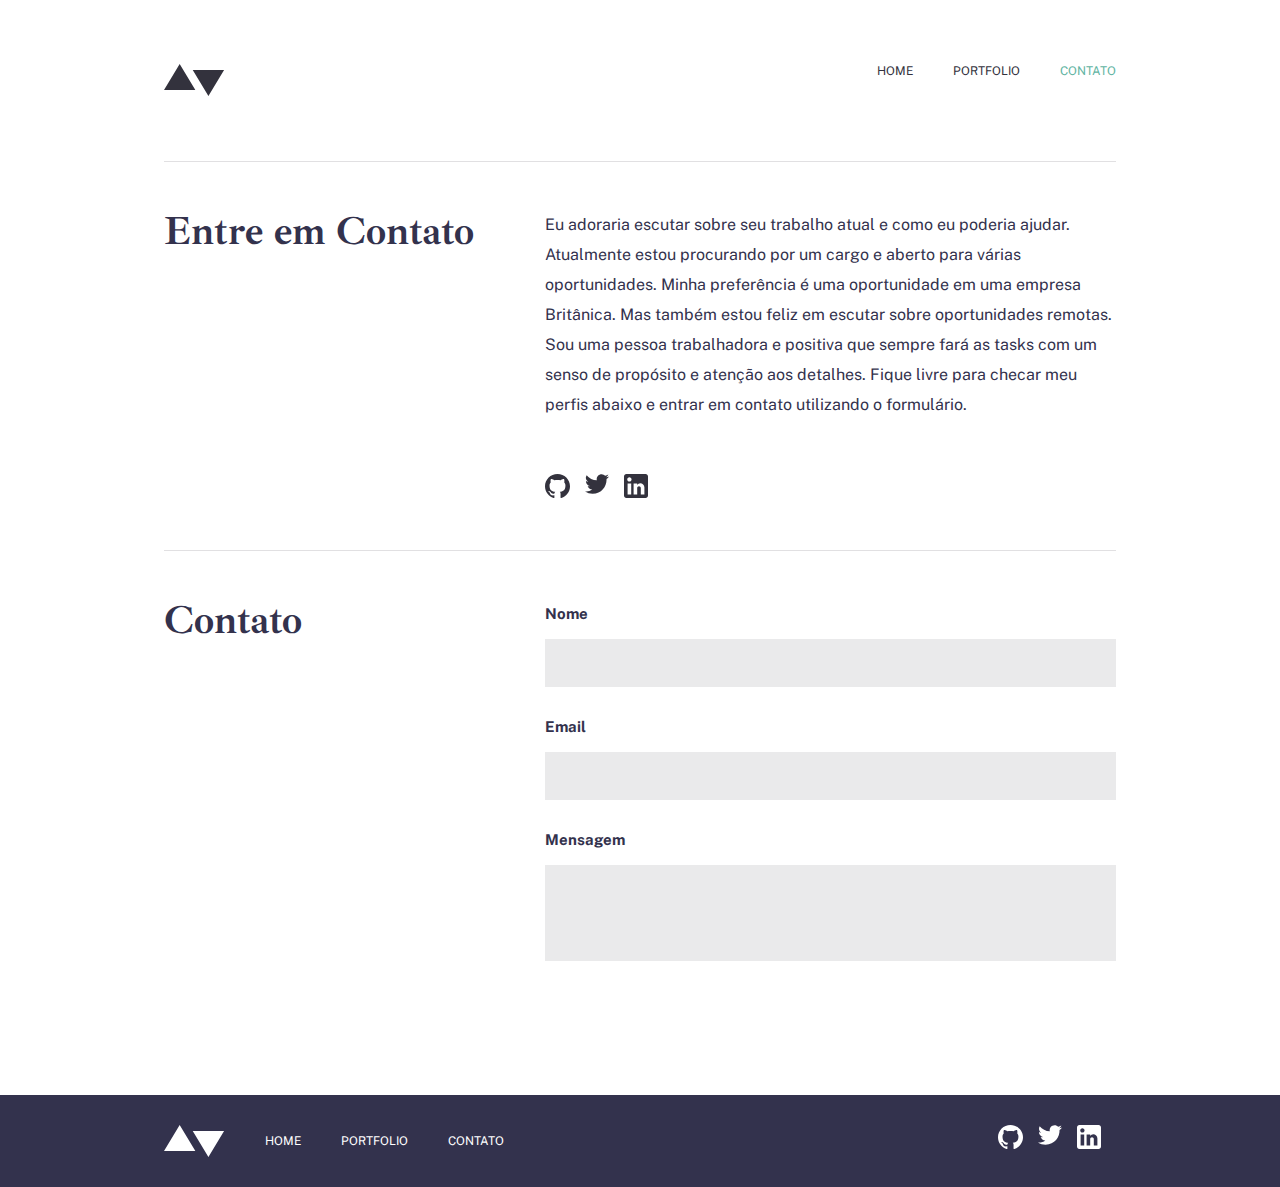
<file: pages/contato/index.html>
<!DOCTYPE html>
<html lang="pt">

<head>
    <meta charset="UTF-8">
    <meta name="viewport" content="width=device-width, initial-scale=1.0">
    <link href="../../css/global.css" rel="stylesheet">
    <link href="style.css" rel="stylesheet">
    <link rel="preconnect" href="https://fonts.googleapis.com">
    <link rel="preconnect" href="https://fonts.gstatic.com" crossorigin>
    <link
        href="https://fonts.googleapis.com/css2?family=Ibarra+Real+Nova:ital,wght@0,400;0,500;0,600;0,700;1,400;1,500;1,600;1,700&family=Public+Sans:ital,wght@0,100;0,200;0,300;0,400;0,500;0,600;0,700;0,800;0,900;1,100;1,200;1,300;1,400;1,500;1,600;1,700;1,800;1,900&display=swap"
        rel="stylesheet">
    <title>Portfolio</title>
</head>

<body>
    <div class="body">
        <header class="header row justify-between">
            <img src="../../assets/logo-dark.svg">
            <ul class="header__ul row">
                <li ><a class="header__li__a" href="../../pages/home/index.html">HOME</a></li>
                <li ><a a class="header__li__a" href="../portfolio/index.html" >PORTFOLIO</a></li>
                <li><a a class="header__li__a a__last atualPage" href="../contato/index.html" >CONTATO</a></li>
            </ul>
        </header>



        <div class="textInformation row justify-between">
            <div class="textInformation__h2">
                <h2>Entre em Contato</h2>
            </div>

            <div class = "textBox">
                <p class= "textInformation__p">Eu adoraria escutar sobre seu trabalho atual e como eu poderia ajudar. Atualmente estou procurando por um cargo e aberto para várias oportunidades. Minha preferência é uma oportunidade em uma empresa Britânica. Mas também estou feliz em escutar sobre oportunidades remotas. Sou uma pessoa trabalhadora e positiva que sempre fará as tasks com um senso de propósito e atenção aos detalhes. Fique livre para checar meu perfis abaixo e entrar em contato utilizando o formulário.</p>
                <div class="textInformation__icons footer__socialMedias row">
                    <a href="https:github.com"><img class = "footer__icon" src="../../assets/icons/github-dark.svg" alt="Git"></a>
                    <a href="https:twitter.com"><img class = "footer__icon" src="../../assets/icons/twitter-dark.svg" alt="twitter"></a>
                    <a href="https:linkedin.com"><img class = "footer__icon" src="../../assets/icons/linkedin-dark.svg" alt="Linkedin"></a>
                </div>
            </div>
        </div>

        <div class = "actionBox row justify-between">
            <div class="actionBox__h2">
                <h2 class="actionBox__h2">Contato</h2>
            </div>
            <div class = "actionBox__inputs column pMenor">
                <label for="User">Nome</label>
                <input type="text" id="nome" name="Name" />

                <label for="email">Email</label>
                <input type="text" id="email" name="Name" />

                <label for="mensagem">Mensagem</label>
                <input class="higherInput" type="text" id="mensagem" name="Name" />
            </div>
        </div>

    </div>

    <footer class = "footer row justify-between">
        <div class="footer__liLogo row align-center">
            <img class="footer__logo" src="../../assets/logo-light.svg">
            <ul class="footer__ul row">
                <li class="footer__li"><a class="footer__li-a" href="../../pages/home/index.html">HOME</a></li>
                <li class="footer__li"><a a class="footer__li-a" href="../portfolio/index.html" >PORTFOLIO</a></li>
                <li class="footer__li"><a a class="footer__li-a" href="../contato/index.html" >CONTATO</a></li>
            </ul>
        </div>

        <div class="footer__socialMedias row">
            <a href="https:github.com"><img class = "footer__icon" src="../../assets/icons/github-light.svg" alt="Git"></a>
            <a href="https:twitter.com"><img class = "footer__icon" src="../../assets/icons/twitter-light.svg" alt="twitter"></a>
            <a href="https:linkedin.com"><img class = "footer__icon" src="../../assets/icons/linkedin-light.svg" alt="Linkedin"></a>
        </div>

    </footer>
</body>
</file>
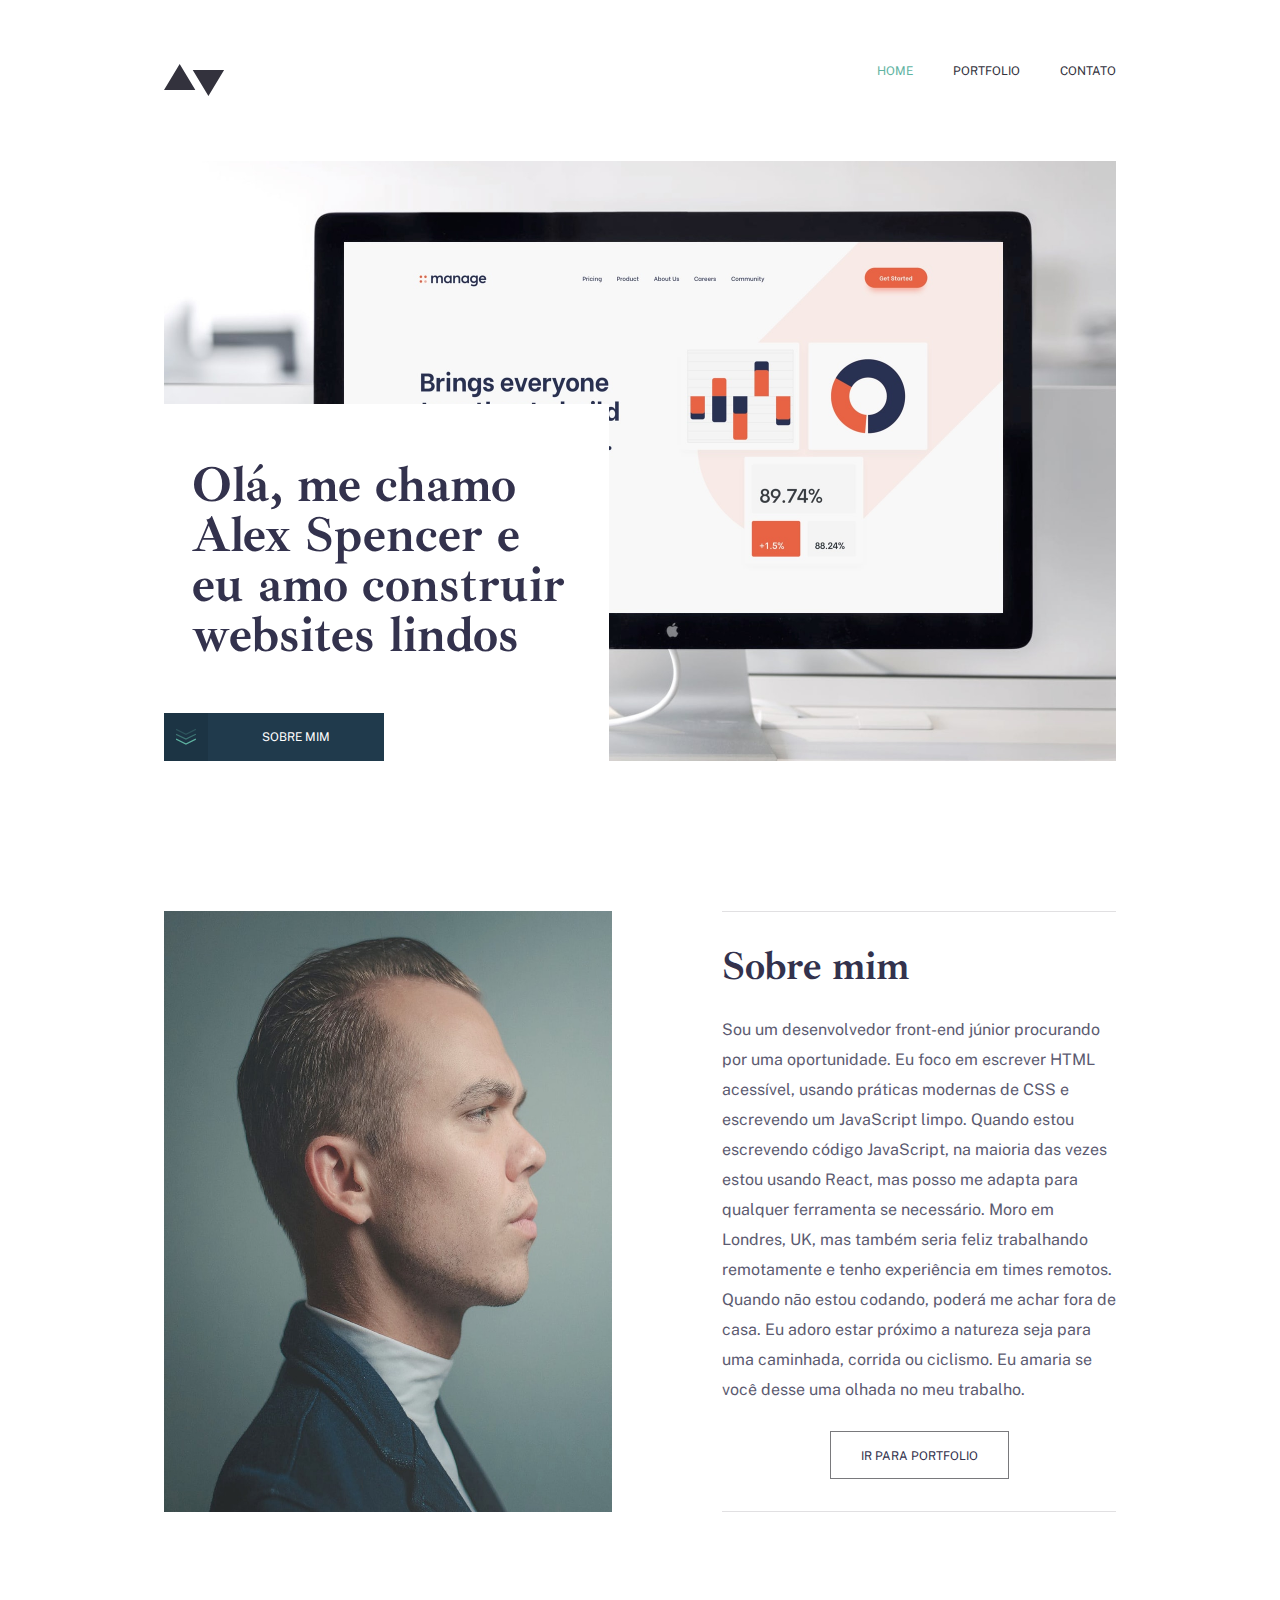
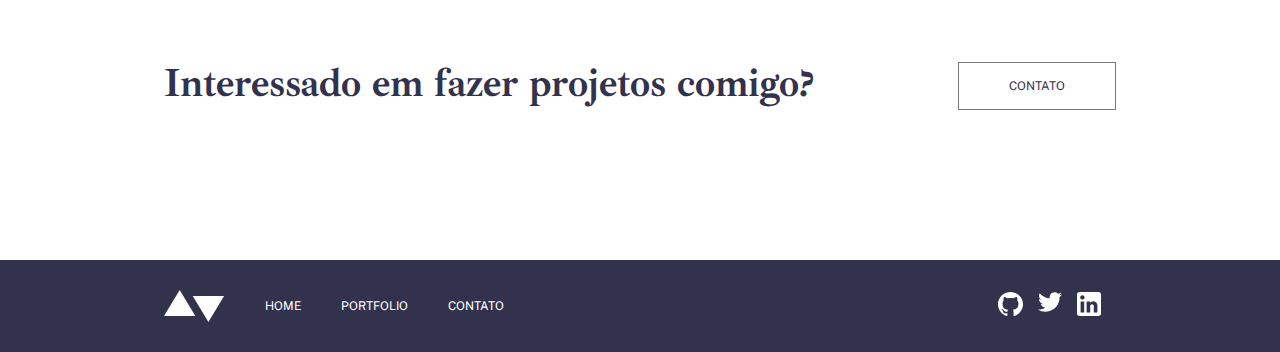
<file: pages/home/index.html>
<!DOCTYPE html>
<html lang="pt">

<head>
    <meta charset="UTF-8">
    <meta name="viewport" content="width=device-width, initial-scale=1.0">
    <link href="../../css/global.css" rel="stylesheet">
    <link href="style.css" rel="stylesheet">
    <link rel="preconnect" href="https://fonts.googleapis.com">
    <link rel="preconnect" href="https://fonts.gstatic.com" crossorigin>
    <link
        href="https://fonts.googleapis.com/css2?family=Ibarra+Real+Nova:ital,wght@0,400;0,500;0,600;0,700;1,400;1,500;1,600;1,700&family=Public+Sans:ital,wght@0,100;0,200;0,300;0,400;0,500;0,600;0,700;0,800;0,900;1,100;1,200;1,300;1,400;1,500;1,600;1,700;1,800;1,900&display=swap"
        rel="stylesheet">
    <title>Home</title>
</head>

<body>
    <div class="body">
        <header class="header row justify-between">
            <img src="../../assets/logo-dark.svg">
            <ul class="header__ul row">
                <li ><a class="atualPage" href="../../pages/home/index.html">HOME</a></li>
                <li ><a a class="header__li__a" href="../portfolio/index.html" >PORTFOLIO</a></li>
                <li ><a a class="header__li__a a__last" href="../contato/index.html" >CONTATO</a></li>
            </ul>
        </header>

        <div class="introducaoBackGround">
            <div class="introducao column">
                <h1 class = "introducao__h1">Olá, me chamo Alex Spencer e eu amo construir websites lindos</h1>
                <a href="#aboutMe" class= "introducao__button row">
                    <div class="introducao__button-icon row">
                        <svg  xmlns="http://www.w3.org/2000/svg" viewbox="0 0 16 14">
                            <g class="introducao__svg" fill="none" fill-rule="evenodd" stroke="#5FB4A2">
                                <path d="M0 9l8 4 8-4"/>
                                <path opacity=".5" d="M0 5l8 4 8-4"/>
                                <path opacity=".25" d="M0 1l8 4 8-4"/>
                            </g>
                        </svg>
                    </div>
                    <button class="introducao__button-button">SOBRE MIM</button>
                </a>
            </div>
        </div>

        <div id="aboutMe"class="aboutMe row">
            <img class= "aboutMe__img" src="../../assets/home/image-homepage-profile.jpg">
            <div class="aboutMe__textBox column justify-center">
                <h2 class="aboutMe__h2">Sobre mim</h2>
                <p class="aboutMe__p pMaior">Sou um desenvolvedor front-end júnior procurando por uma oportunidade. Eu foco em
                    escrever HTML acessível, usando práticas modernas de CSS e escrevendo um JavaScript limpo. Quando estou
                    escrevendo código JavaScript, na maioria das vezes estou usando React, mas posso me adapta para qualquer
                    ferramenta se necessário. Moro em Londres, UK, mas também seria feliz trabalhando remotamente e tenho
                    experiência em times remotos. Quando não estou codando, poderá me achar fora de casa. Eu adoro estar
                    próximo a natureza seja para uma caminhada, corrida ou ciclismo. Eu amaria se você desse uma olhada no
                    meu trabalho.</p>
                <a class="aboutMe__a-button" href="../portfolio/"><button class="aboutMe__button buttonWhite">IR PARA PORTFOLIO</button></a>
            </div>
        </div>

 
        <div class="footer__call row justify-between">
            <h2 class="footer__h2">Interessado em fazer projetos comigo?</h2>
            <a  href="../contato/"><button class="footer__button buttonWhite">CONTATO</button></a>
        </div>

    </div>


        <footer class = "footer row justify-between align-center">
            <div class="footer__liLogo row align-center">
                <img class="footer__logo" src="../../assets/logo-light.svg">
                <ul class="footer__ul row">
                    <li class="footer__li"><a class="footer__li-a" href="../../pages/home/index.html">HOME</a></li>
                    <li class="footer__li"><a a class="footer__li-a" href="../portfolio/index.html" >PORTFOLIO</a></li>
                    <li class="footer__li"><a a class="footer__li-a" href="../contato/index.html" >CONTATO</a></li>
                </ul>
            </div>

            <div class="footer__socialMedias row">
                <a href="https:github.com"><img class = "footer__icon" src="../../assets/icons/github-light.svg" alt="Git"></a>
                <a href="https:twitter.com"><img class = "footer__icon" src="../../assets/icons/twitter-light.svg" alt="twitter"></a>
                <a href="https:linkedin.com"><img class = "footer__icon" src="../../assets/icons/linkedin-light.svg" alt="Linkedin"></a>
            </div>

        </footer>

</body>

</html>
</file>
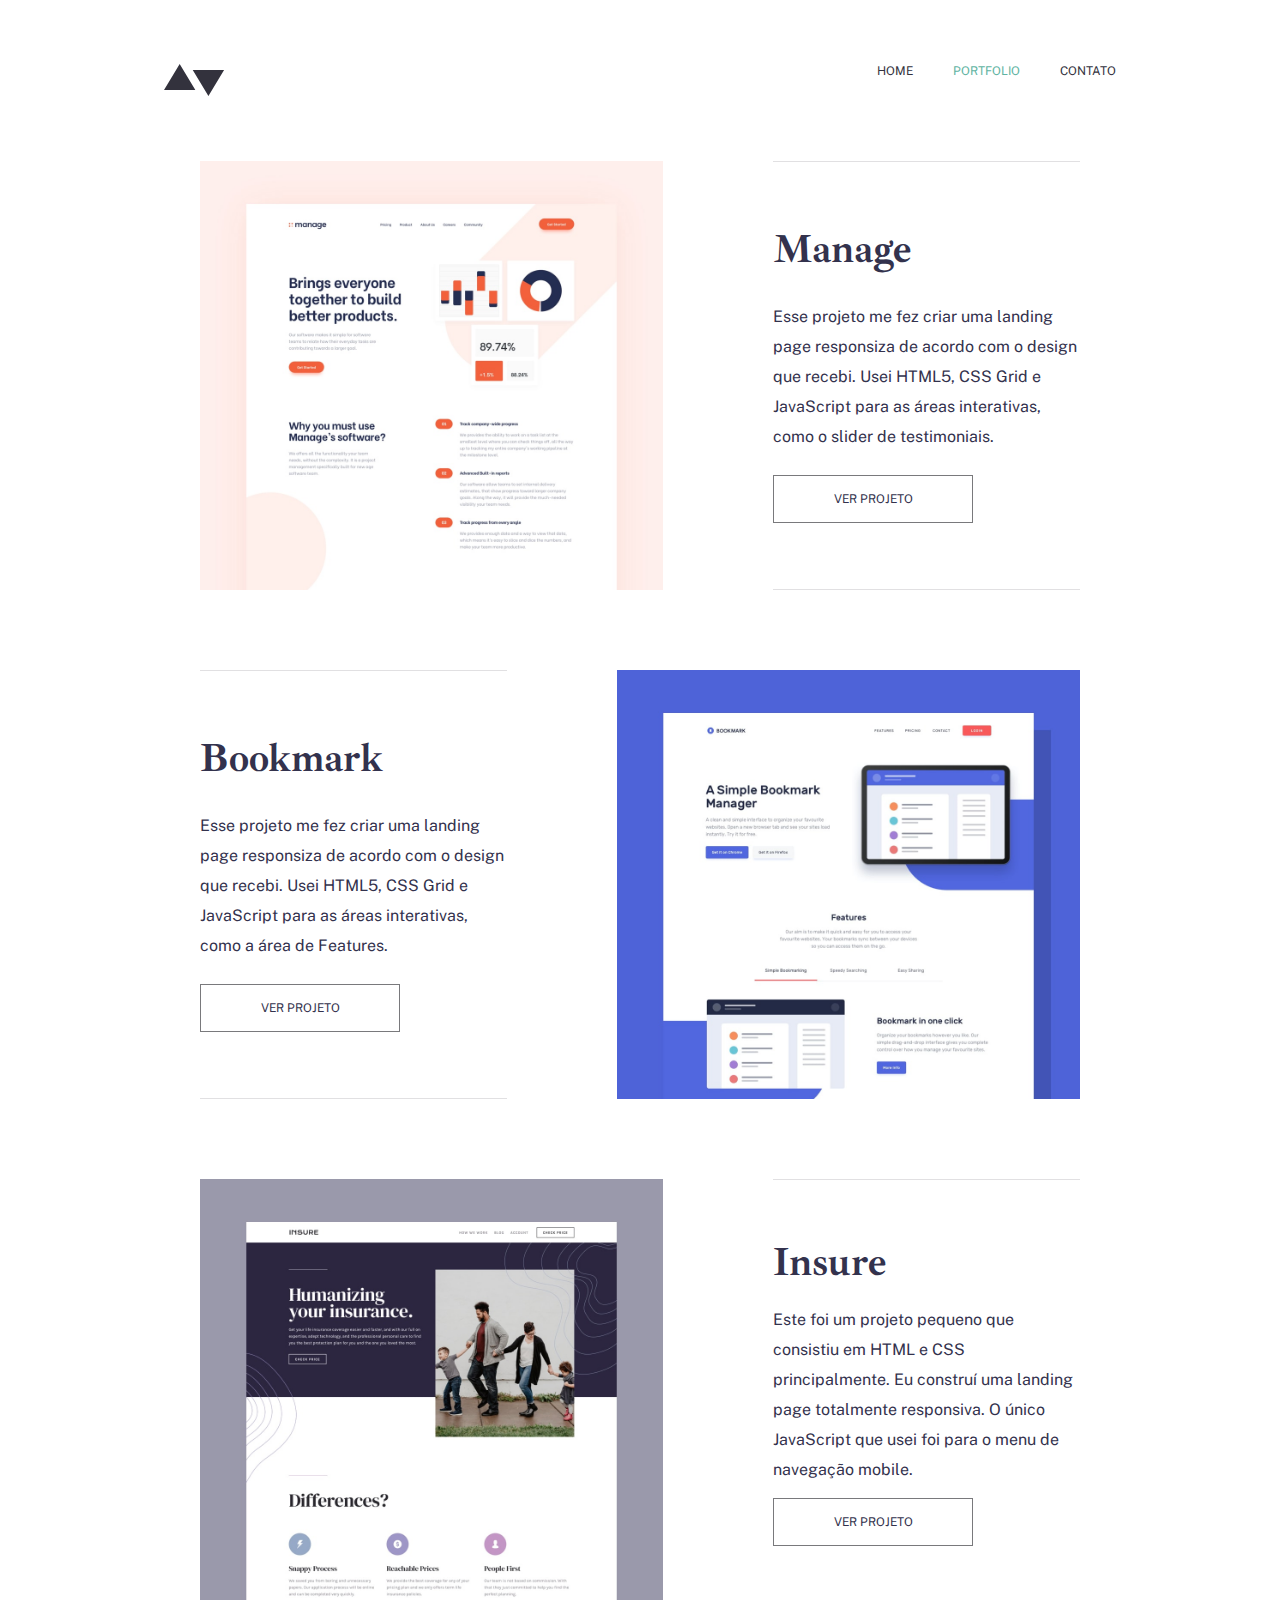
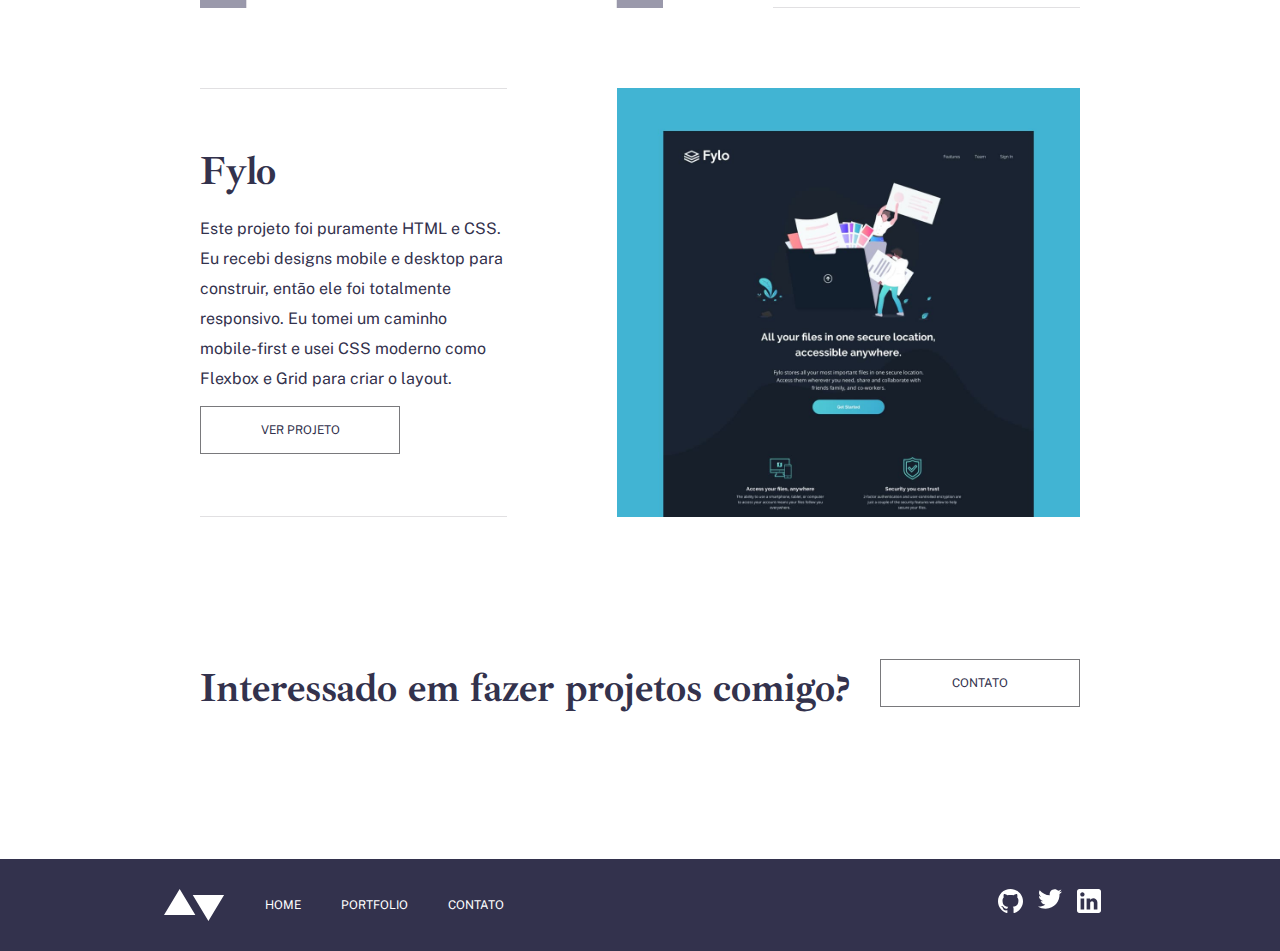
<file: pages/portfolio/index.html>
<!DOCTYPE html>
<html lang="pt">

<head>
    <meta charset="UTF-8">
    <meta name="viewport" content="width=device-width, initial-scale=1.0">
    <link href="../../css/global.css" rel="stylesheet">
    <link href="style.css" rel="stylesheet">
    <link rel="preconnect" href="https://fonts.googleapis.com">
    <link rel="preconnect" href="https://fonts.gstatic.com" crossorigin>
    <link
        href="https://fonts.googleapis.com/css2?family=Ibarra+Real+Nova:ital,wght@0,400;0,500;0,600;0,700;1,400;1,500;1,600;1,700&family=Public+Sans:ital,wght@0,100;0,200;0,300;0,400;0,500;0,600;0,700;0,800;0,900;1,100;1,200;1,300;1,400;1,500;1,600;1,700;1,800;1,900&display=swap"
        rel="stylesheet">
    <title>Portfolio</title>
</head>

<body>
    <div class="body">

        <header class="header row justify-between">
            <img src="../../assets/logo-dark.svg">
            <ul class="header__ul row">
                <li ><a class="header__li__a" href="../../pages/home/index.html">HOME</a></li>
                <li ><a a class="atualPage" href="../portfolio/index.html" >PORTFOLIO</a></li>
                <li><a a class="header__li__a a__last" href="../contato/index.html" >CONTATO</a></li>
            </ul>
        </header>


        <div class="portfolio row">
            <img class = "portifolio__img"src="../../assets/portfolio/manage/image-portfolio-manage.jpg">
            <div class = "portifolio__textBox column">
                <h2 class = "portifolio__h2">Manage</h2>
                <p class="portifolio__p">Esse projeto me fez criar uma landing page responsiza de acordo com o design
                     que recebi. Usei HTML5, CSS Grid e JavaScript para as áreas interativas, como o slider de testimoniais.</p>
                <a href="../portfolio/portifolioPages/index-manage.html"><button class = "buttonWhite">VER PROJETO</button></a>
            </div>
        </div>


        <div class="portfolio row">
            <div class = "portifolio__textBox textBox-marginL column">
                <h2 class = "portifolio__h2">Bookmark</h2>
                <p class="portifolio__p">Esse projeto me fez criar uma landing page responsiza de acordo com o design que recebi. Usei HTML5, CSS Grid e JavaScript para as áreas interativas, como a área de Features.</p>
                <a href="../portfolio/portifolioPages/index-bookmark.html"><button class = "buttonWhite">VER PROJETO</button></a>
            </div>
            <img class = "portifolio__img"src="../../assets/portfolio/bookmark/image-portfolio-bookmark.jpg">
        </div>


        <div class="portfolio row">
            <img class = "portifolio__img"src="../../assets/portfolio/insure/image-portfolio-insure.jpg">
            <div class = "portifolio__textBox column">
                <h2 class = "portifolio__h2">Insure</h2>
                <p class="portifolio__p">Este foi um projeto pequeno que consistiu em HTML e CSS principalmente. Eu construí uma landing page totalmente responsiva. O único JavaScript que usei foi para o menu de navegação mobile.</p>
                <a href="../portfolio/portifolioPages/index-insure.html"><button class = "buttonWhite">VER PROJETO</button></a>
                </div>
        </div>

        
        <div class="portfolio row">
            <div class = "portifolio__textBox textBox-marginL column">
                <h2 class = "portifolio__h2">Fylo</h2>
                <p class="portifolio__p">Este projeto foi puramente HTML e CSS. Eu recebi designs mobile e desktop para construir, então ele foi totalmente responsivo. Eu tomei um caminho mobile-first e usei CSS moderno como Flexbox e Grid para criar o layout.</p>
                <a href="../portfolio/portifolioPages/index-fylo.html"><button class = "buttonWhite">VER PROJETO</button></a>
            </div>
            <img class = "portifolio__img"src="../../assets/portfolio/fylo/image-portfolio-fylo.jpg" >
        </div>

    
        <div class="footer__call row justify-between align-center">
            <h2 class="footer__h2">Interessado em fazer projetos comigo?</h2>
            <a  href="../../contato/index.html"><button class="footer__button buttonWhite">CONTATO</button></a>
        </div>

    </div>

    <footer class = "footer row justify-between">
        <div class="footer__liLogo row align-center">
            <img class="footer__logo" src="../../assets/logo-light.svg">
            <ul class="footer__ul row">
                <li class="footer__li"><a class="footer__li-a" href="../../pages/home/index.html">HOME</a></li>
                <li class="footer__li"><a a class="footer__li-a" href="../portfolio/index.html" >PORTFOLIO</a></li>
                <li class="footer__li"><a a class="footer__li-a" href="../../contato/index.html" >CONTATO</a></li>
            </ul>
        </div>

        <div class="footer__socialMedias row">
            <a href="https:github.com"><img class = "footer__icon" src="../../assets/icons/github-light.svg" alt="Git"></a>
            <a href="https:twitter.com"><img class = "footer__icon" src="../../assets/icons/twitter-light.svg" alt="twitter"></a>
            <a href="https:linkedin.com"><img class = "footer__icon" src="../../assets/icons/linkedin-light.svg" alt="Linkedin"></a>
        </div>

    </footer>

</body>
</file>
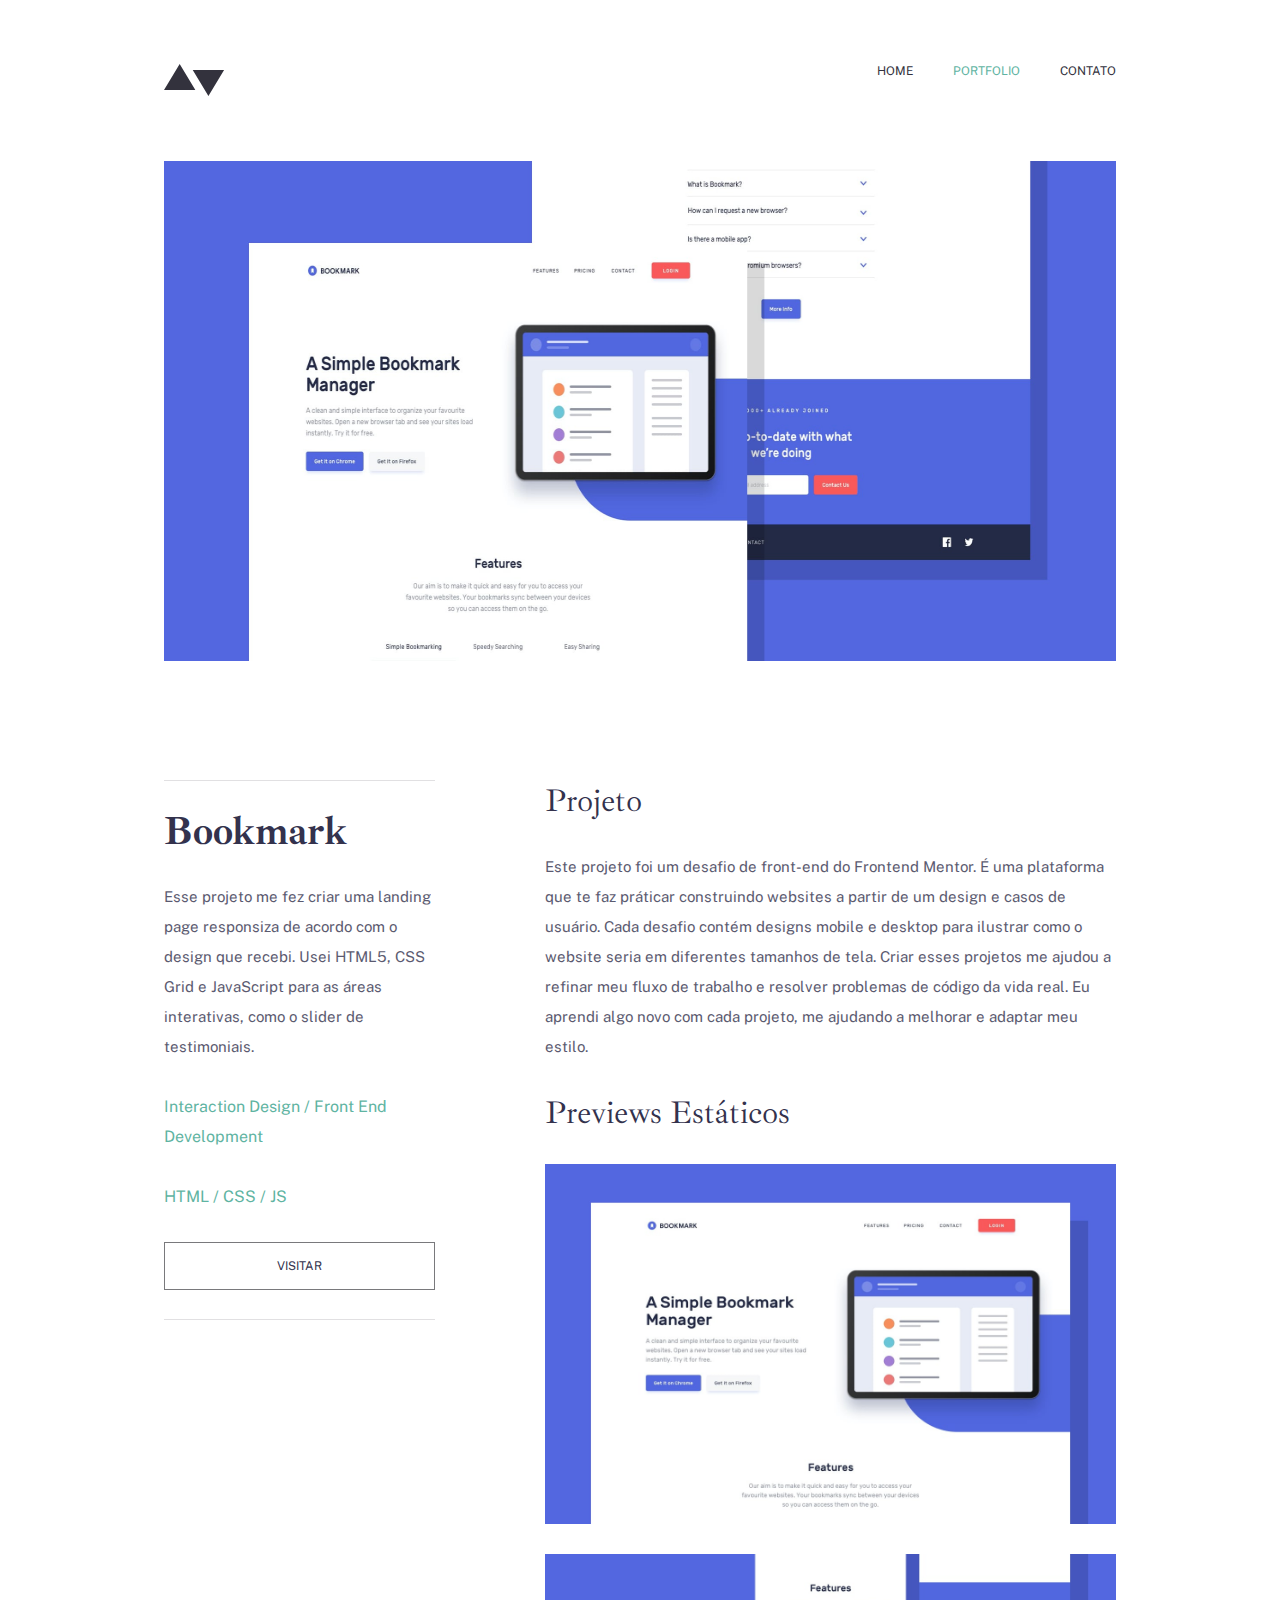
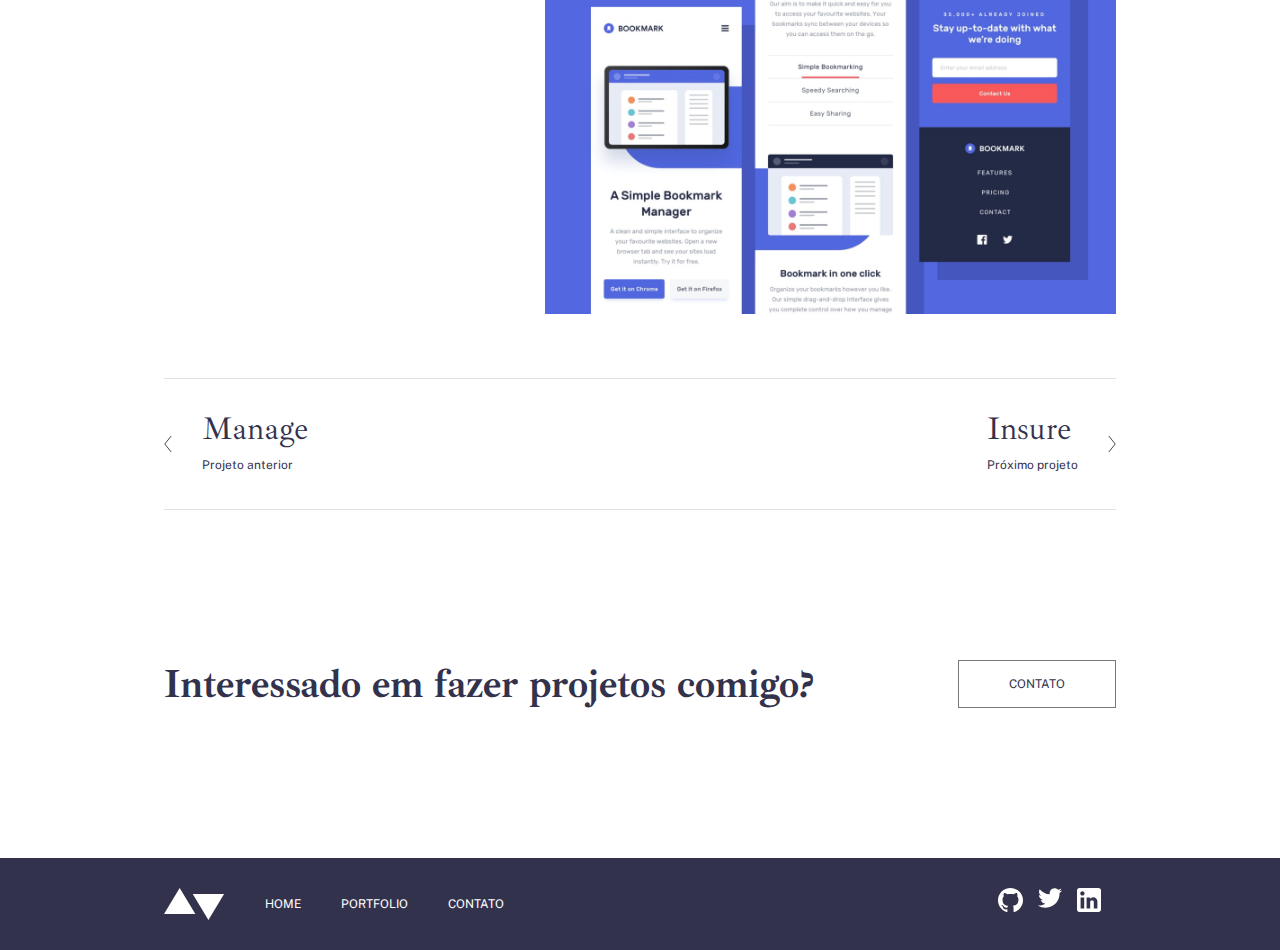
<file: pages/portfolio/portifolioPages/index-bookmark.html>
<!DOCTYPE html>
<html lang="pt">

<head>
    <meta charset="UTF-8">
    <meta name="viewport" content="width=device-width, initial-scale=1.0">
    <link href="../../../css/global.css" rel="stylesheet">
    <link href="style.css" rel="stylesheet">
    <link rel="preconnect" href="https://fonts.googleapis.com">
    <link rel="preconnect" href="https://fonts.gstatic.com" crossorigin>
    <link
        href="https://fonts.googleapis.com/css2?family=Ibarra+Real+Nova:ital,wght@0,400;0,500;0,600;0,700;1,400;1,500;1,600;1,700&family=Public+Sans:ital,wght@0,100;0,200;0,300;0,400;0,500;0,600;0,700;0,800;0,900;1,100;1,200;1,300;1,400;1,500;1,600;1,700;1,800;1,900&display=swap"
        rel="stylesheet">
    <title>Portfolio</title>
</head>

<body>
    <div class="body">

        <header class="header row justify-between">
            <img src="../../../assets/logo-dark.svg">
            <ul class="header__ul row">
                <li ><a class="header__li__a" href="../../../pages/home/index.html">HOME</a></li>
                <li ><a a class="atualPage" href="../portfolio/index.html" >PORTFOLIO</a></li>
                <li><a a class="header__li__a a__last" href="../../contato/index.html" >CONTATO</a></li>
            </ul>
        </header>

        <img class = "imgPrincipal" src="../../../assets/portfolio/bookmark/image-bookmark-hero.jpg"> 

        <div class="review row">
            <div class="manageText column justify-center">
                <h2 class="manageText__h2">Bookmark</h2>
                <p class="manageText__p pMenor">Esse projeto me fez criar uma landing page responsiza de acordo com o design que recebi. Usei HTML5, CSS Grid e JavaScript para as áreas interativas, como o slider de testimoniais.</p>
                <p class = "manageText__pGreen">Interaction Design / Front End Development<br><br>HTML / CSS / JS</p>
                <button class="buttonWhite">VISITAR</button>
            </div>

            <div class="project column">
                <h3 class="project__h3">Projeto</h3>
                <p class="project__p pMenor">Este projeto foi um desafio de front-end do Frontend Mentor.  É uma plataforma que te faz práticar construindo websites  a partir de um design e casos de usuário. Cada desafio contém designs mobile e desktop para ilustrar como o website seria em diferentes tamanhos de tela. Criar esses projetos me ajudou a refinar meu fluxo de trabalho e resolver problemas de código da vida real. Eu aprendi algo novo com cada projeto, me ajudando a melhorar e adaptar meu estilo.</p>
                <h3 class="project__h3">Previews Estáticos</h3>
                <img class = "project__img1" src="../../../assets/portfolio/bookmark/image-bookmark-preview-1.jpg">
                <img class = "project__img2" src="../../../assets/portfolio/bookmark/image-bookmark-preview-2.jpg">
            </div>

        </div>

            <div class="previewNext row align-center justify-between">
                <a href="index-manage.html" class="previewNextButton row align-center">
                    <img class = "preview__img" src="../../../assets/icons/arrow-left.svg">
                    <div class= "previewText">
                        <h3 class="preview__h3">Manage</h3>
                        <p class="preview__p">Projeto anterior</p>
                    </div>
                </a>

                <a href="index-insure.html" class="previewNextButton row align-center">
                    <div class= "previewText">
                        <h3 class="preview__h3">Insure</h3>
                        <p class="preview__p">Próximo projeto</p>
                    </div>
                    <img class = "preview__img marginL" src="../../../assets/icons/arrow-right.svg">
                </a>

                
            </div>



        <div class="footer__call row justify-between align-center">
            <h2 class="footer__h2">Interessado em fazer projetos comigo?</h2>
            <a  href="../../contato/index.html"><button class="footer__button buttonWhite">CONTATO</button></a>
        </div>

    </div>

    <footer class = "footer row justify-between">
        <div class="footer__liLogo row align-center">
            <img class="footer__logo" src="../../../assets/logo-light.svg">
            <ul class="footer__ul row">
                <li class="footer__li"><a class="footer__li-a" href="../../../pages/home/index.html">HOME</a></li>
                <li class="footer__li"><a a class="footer__li-a" href="../portfolio/index.html" >PORTFOLIO</a></li>
                <li class="footer__li"><a a class="footer__li-a" href="../../contato/index.html" >CONTATO</a></li>
            </ul>
        </div>

        <div class="footer__socialMedias row">
            <a href="https:github.com"><img class = "footer__icon" src="../../../assets/icons/github-light.svg" alt="Git"></a>
            <a href="https:twitter.com"><img class = "footer__icon" src="../../../assets/icons/twitter-light.svg" alt="twitter"></a>
            <a href="https:linkedin.com"><img class = "footer__icon" src="../../../assets/icons/linkedin-light.svg" alt="Linkedin"></a>
        </div>

    </footer>

</body>
</file>
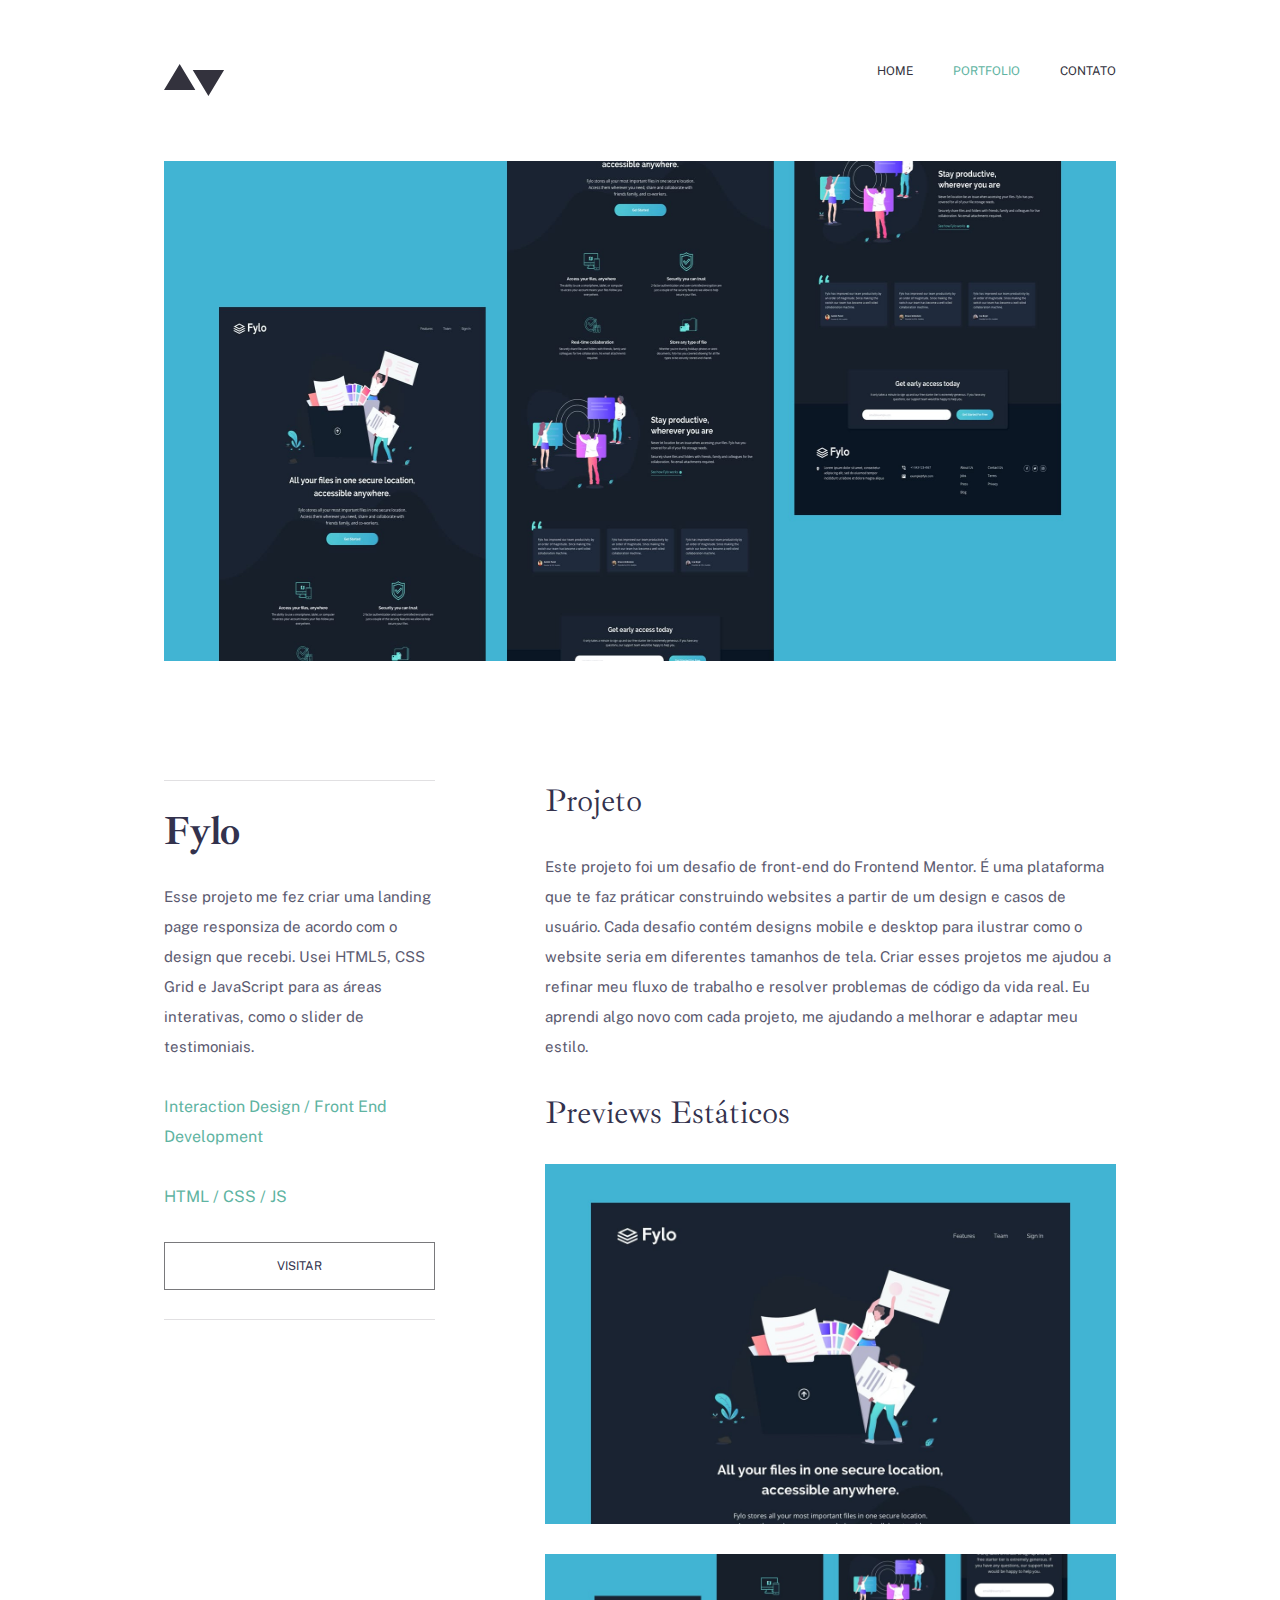
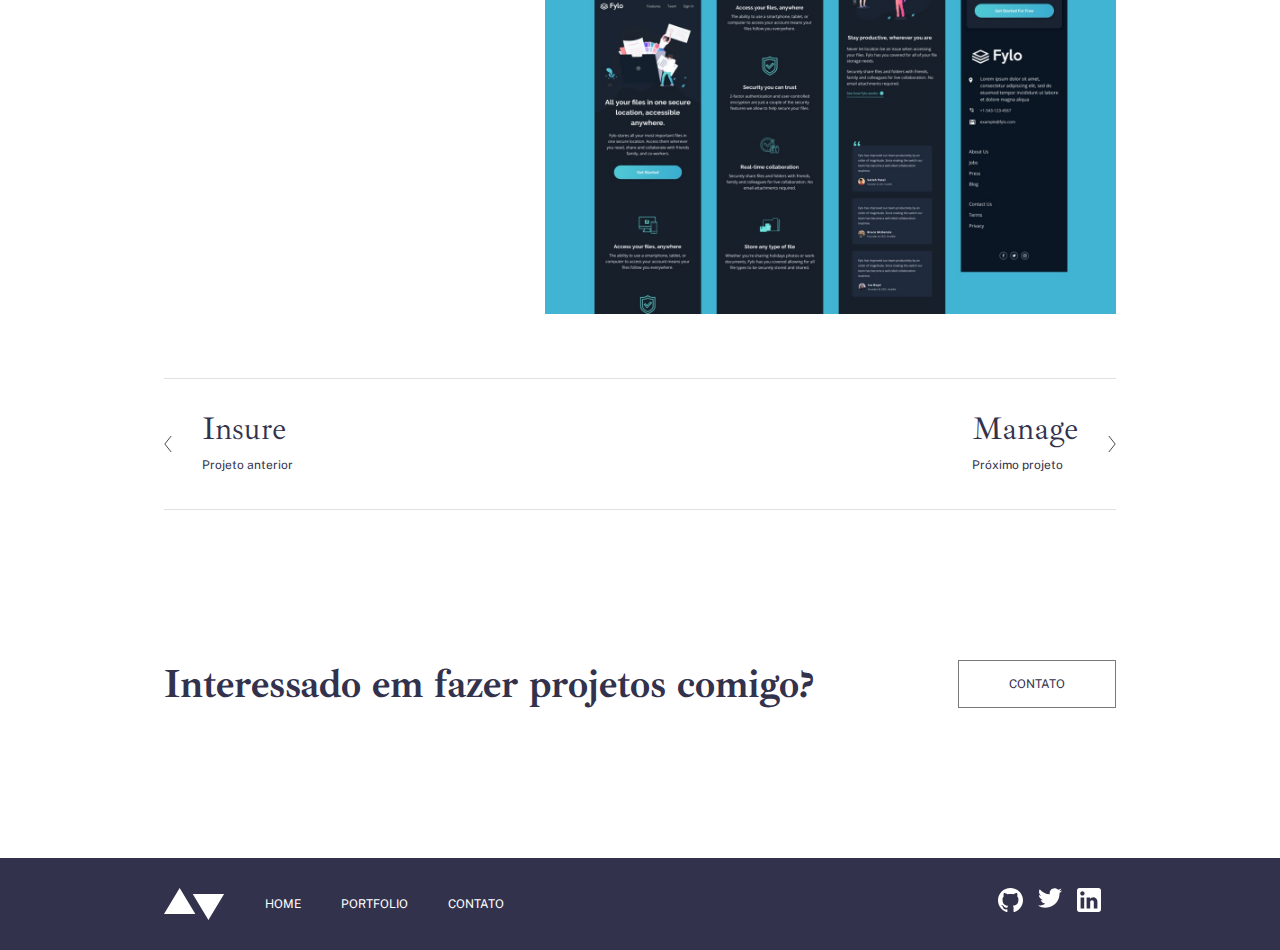
<file: pages/portfolio/portifolioPages/index-fylo.html>
<!DOCTYPE html>
<html lang="pt">

<head>
    <meta charset="UTF-8">
    <meta name="viewport" content="width=device-width, initial-scale=1.0">
    <link href="../../../css/global.css" rel="stylesheet">
    <link href="style.css" rel="stylesheet">
    <link rel="preconnect" href="https://fonts.googleapis.com">
    <link rel="preconnect" href="https://fonts.gstatic.com" crossorigin>
    <link
        href="https://fonts.googleapis.com/css2?family=Ibarra+Real+Nova:ital,wght@0,400;0,500;0,600;0,700;1,400;1,500;1,600;1,700&family=Public+Sans:ital,wght@0,100;0,200;0,300;0,400;0,500;0,600;0,700;0,800;0,900;1,100;1,200;1,300;1,400;1,500;1,600;1,700;1,800;1,900&display=swap"
        rel="stylesheet">
    <title>Portfolio</title>
</head>

<body>
    <div class="body">

        <header class="header row justify-between">
            <img src="../../../assets/logo-dark.svg">
            <ul class="header__ul row">
                <li ><a class="header__li__a" href="../../../pages/home/index.html">HOME</a></li>
                <li ><a a class="atualPage" href="../portfolio/index.html" >PORTFOLIO</a></li>
                <li><a a class="header__li__a a__last" href="../../contato/index.html" >CONTATO</a></li>
            </ul>
        </header>

        <img class = "imgPrincipal" src="../../../assets/portfolio/fylo/image-fylo-hero.jpg"> 

        <div class="review row">
            <div class="manageText column justify-center">
                <h2 class="manageText__h2">Fylo</h2>
                <p class="manageText__p pMenor">Esse projeto me fez criar uma landing page responsiza de acordo com o design que recebi. Usei HTML5, CSS Grid e JavaScript para as áreas interativas, como o slider de testimoniais.</p>
                <p class = "manageText__pGreen">Interaction Design / Front End Development<br><br>HTML / CSS / JS</p>
                <button class="buttonWhite">VISITAR</button>
            </div>

            <div class="project column">
                <h3 class="project__h3">Projeto</h3>
                <p class="project__p pMenor">Este projeto foi um desafio de front-end do Frontend Mentor.  É uma plataforma que te faz práticar construindo websites  a partir de um design e casos de usuário. Cada desafio contém designs mobile e desktop para ilustrar como o website seria em diferentes tamanhos de tela. Criar esses projetos me ajudou a refinar meu fluxo de trabalho e resolver problemas de código da vida real. Eu aprendi algo novo com cada projeto, me ajudando a melhorar e adaptar meu estilo.</p>
                <h3 class="project__h3">Previews Estáticos</h3>
                <img class = "project__img1" src="../../../assets/portfolio/fylo/image-fylo-preview-1.jpg">
                <img class = "project__img2" src="../../../assets/portfolio/fylo/image-fylo-preview-2.jpg">
            </div>

        </div>

            <div class="previewNext row align-center justify-between">
                <a href="index-insure.html" class="previewNextButton row align-center">
                    <img class = "preview__img" src="../../../assets/icons/arrow-left.svg">
                    <div class= "previewText">
                        <h3 class="preview__h3">Insure</h3>
                        <p class="preview__p">Projeto anterior</p>
                    </div>
                </a>

                <a href="index-manage.html" class="previewNextButton row align-center">
                    <div class= "previewText">
                        <h3 class="preview__h3">Manage</h3>
                        <p class="preview__p">Próximo projeto</p>
                    </div>
                    <img class = "preview__img marginL" src="../../../assets/icons/arrow-right.svg">
                </a>

                
            </div>



        <div class="footer__call row justify-between align-center">
            <h2 class="footer__h2">Interessado em fazer projetos comigo?</h2>
            <a  href="../contato/index.html"><button class="footer__button buttonWhite">CONTATO</button></a>
        </div>

    </div>

    <footer class = "footer row justify-between">
        <div class="footer__liLogo row align-center">
            <img class="footer__logo" src="../../../assets/logo-light.svg">
            <ul class="footer__ul row">
                <li class="footer__li"><a class="footer__li-a" href="../../../pages/home/index.html">HOME</a></li>
                <li class="footer__li"><a a class="footer__li-a" href="../portfolio/index.html" >PORTFOLIO</a></li>
                <li class="footer__li"><a a class="footer__li-a" href="../../contato/index.html" >CONTATO</a></li>
            </ul>
        </div>

        <div class="footer__socialMedias row">
            <a href="https:github.com"><img class = "footer__icon" src="../../../assets/icons/github-light.svg" alt="Git"></a>
            <a href="https:twitter.com"><img class = "footer__icon" src="../../../assets/icons/twitter-light.svg" alt="twitter"></a>
            <a href="https:linkedin.com"><img class = "footer__icon" src="../../../assets/icons/linkedin-light.svg" alt="Linkedin"></a>
        </div>

    </footer>

</body>
</file>
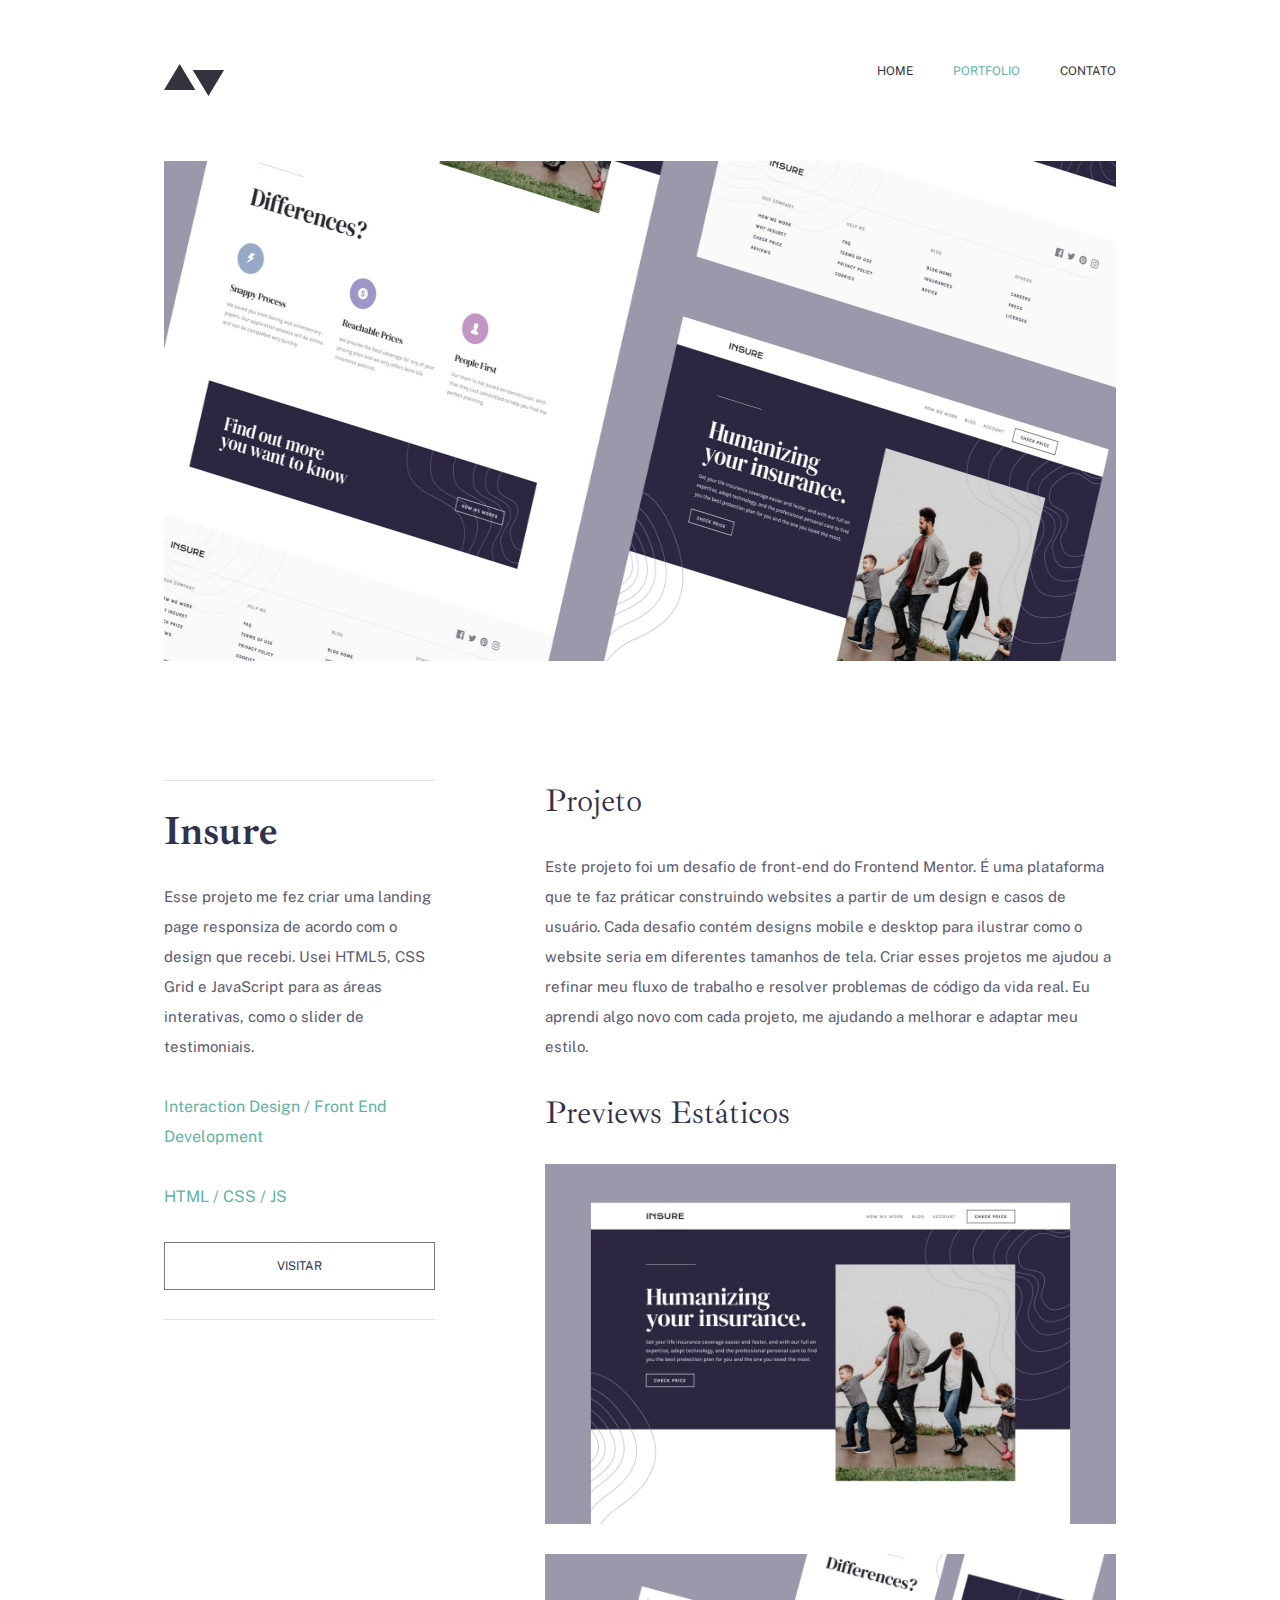
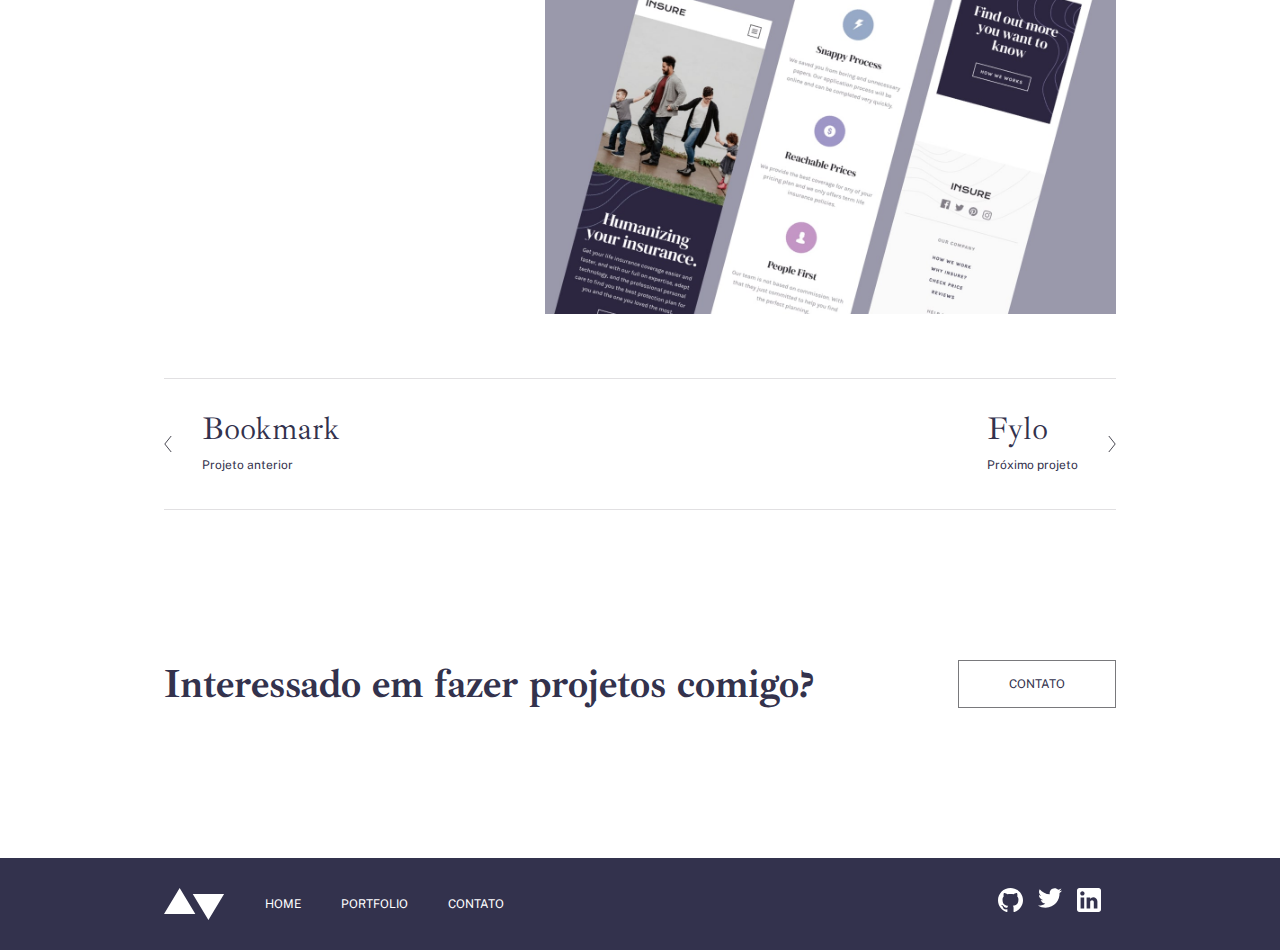
<file: pages/portfolio/portifolioPages/index-insure.html>
<!DOCTYPE html>
<html lang="pt">

<head>
    <meta charset="UTF-8">
    <meta name="viewport" content="width=device-width, initial-scale=1.0">
    <link href="../../../css/global.css" rel="stylesheet">
    <link href="style.css" rel="stylesheet">
    <link rel="preconnect" href="https://fonts.googleapis.com">
    <link rel="preconnect" href="https://fonts.gstatic.com" crossorigin>
    <link
        href="https://fonts.googleapis.com/css2?family=Ibarra+Real+Nova:ital,wght@0,400;0,500;0,600;0,700;1,400;1,500;1,600;1,700&family=Public+Sans:ital,wght@0,100;0,200;0,300;0,400;0,500;0,600;0,700;0,800;0,900;1,100;1,200;1,300;1,400;1,500;1,600;1,700;1,800;1,900&display=swap"
        rel="stylesheet">
    <title>Portfolio</title>
</head>

<body>
    <div class="body">

        <header class="header row justify-between">
            <img src="../../../assets/logo-dark.svg">
            <ul class="header__ul row">
                <li ><a class="header__li__a" href="../../../pages/home/index.html">HOME</a></li>
                <li ><a a class="atualPage" href="../portfolio/index.html" >PORTFOLIO</a></li>
                <li><a a class="header__li__a a__last" href="../../contato/index.html" >CONTATO</a></li>
            </ul>
        </header>

        <img class = "imgPrincipal" src="../../../assets/portfolio/insure/image-insure-hero.jpg"> 

        <div class="review row">
            <div class="manageText column justify-center">
                <h2 class="manageText__h2">Insure</h2>
                <p class="manageText__p pMenor">Esse projeto me fez criar uma landing page responsiza de acordo com o design que recebi. Usei HTML5, CSS Grid e JavaScript para as áreas interativas, como o slider de testimoniais.</p>
                <p class = "manageText__pGreen">Interaction Design / Front End Development<br><br>HTML / CSS / JS</p>
                <button class="buttonWhite">VISITAR</button>
            </div>

            <div class="project column">
                <h3 class="project__h3">Projeto</h3>
                <p class="project__p pMenor">Este projeto foi um desafio de front-end do Frontend Mentor.  É uma plataforma que te faz práticar construindo websites  a partir de um design e casos de usuário. Cada desafio contém designs mobile e desktop para ilustrar como o website seria em diferentes tamanhos de tela. Criar esses projetos me ajudou a refinar meu fluxo de trabalho e resolver problemas de código da vida real. Eu aprendi algo novo com cada projeto, me ajudando a melhorar e adaptar meu estilo.</p>
                <h3 class="project__h3">Previews Estáticos</h3>
                <img class = "project__img1" src="../../../assets/portfolio/insure/image-insure-preview-1.jpg">
                <img class = "project__img2" src="../../../assets/portfolio/insure/image-insure-preview-2.jpg">
            </div>

        </div>

            <div class="previewNext row align-center justify-between">
                <a href="index-bookmark.html" class="previewNextButton row align-center">
                    <img class = "preview__img" src="../../../assets/icons/arrow-left.svg">
                    <div class= "previewText">
                        <h3 class="preview__h3">Bookmark</h3>
                        <p class="preview__p">Projeto anterior</p>
                    </div>
                </a>

                <a href="index-fylo.html" class="previewNextButton row align-center">
                    <div class= "previewText">
                        <h3 class="preview__h3">Fylo</h3>
                        <p class="preview__p">Próximo projeto</p>
                    </div>
                    <img class = "preview__img marginL" src="../../../assets/icons/arrow-right.svg">
                </a>

                
            </div>



        <div class="footer__call row justify-between align-center">
            <h2 class="footer__h2">Interessado em fazer projetos comigo?</h2>
            <a  href="../../contato/index.html"><button class="footer__button buttonWhite">CONTATO</button></a>
        </div>

    </div>

    <footer class = "footer row justify-between">
        <div class="footer__liLogo row align-center">
            <img class="footer__logo" src="../../../assets/logo-light.svg">
            <ul class="footer__ul row">
                <li class="footer__li"><a class="footer__li-a" href="../../../pages/home/index.html">HOME</a></li>
                <li class="footer__li"><a a class="footer__li-a" href="../portfolio/index.html" >PORTFOLIO</a></li>
                <li class="footer__li"><a a class="footer__li-a" href="../../contato/index.html" >CONTATO</a></li>
            </ul>
        </div>

        <div class="footer__socialMedias row">
            <a href="https:github.com"><img class = "footer__icon" src="../../../assets/icons/github-light.svg" alt="Git"></a>
            <a href="https:twitter.com"><img class = "footer__icon" src="../../../assets/icons/twitter-light.svg" alt="twitter"></a>
            <a href="https:linkedin.com"><img class = "footer__icon" src="../../../assets/icons/linkedin-light.svg" alt="Linkedin"></a>
        </div>

    </footer>

</body>
</file>
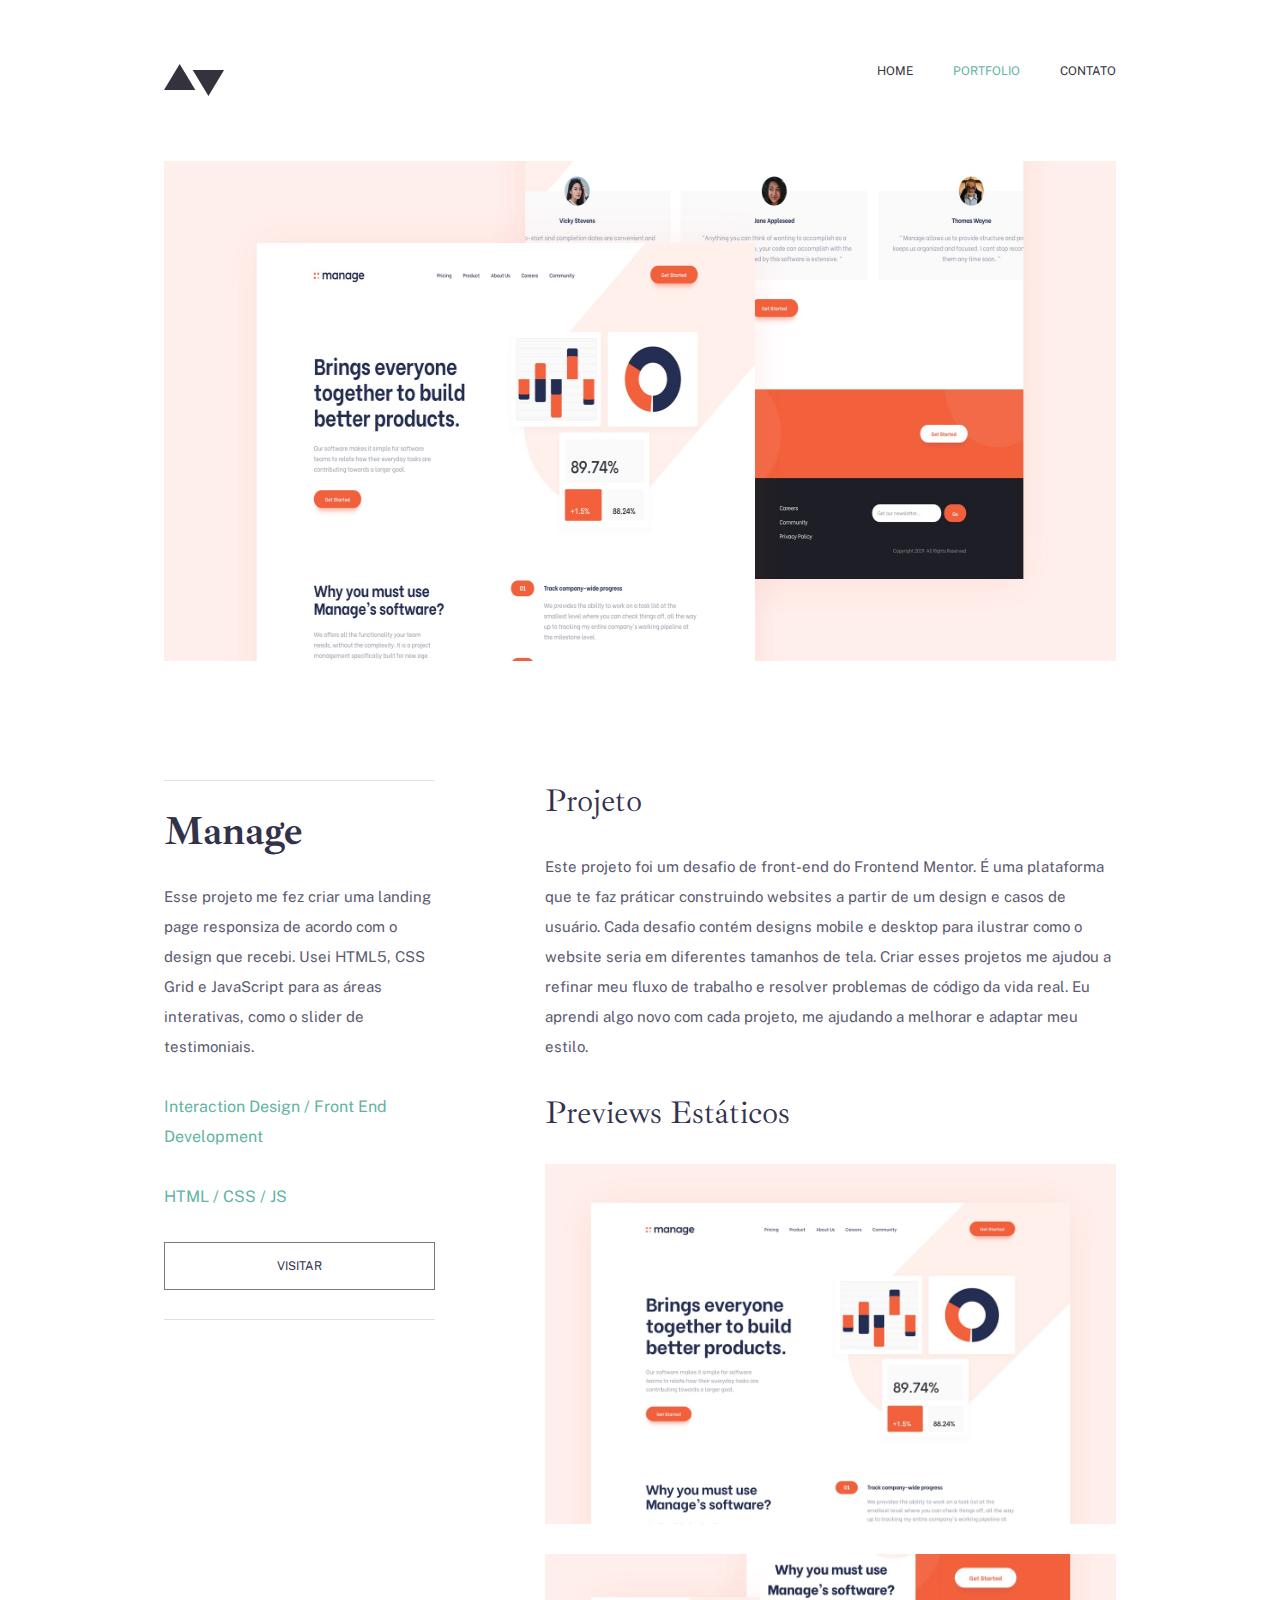
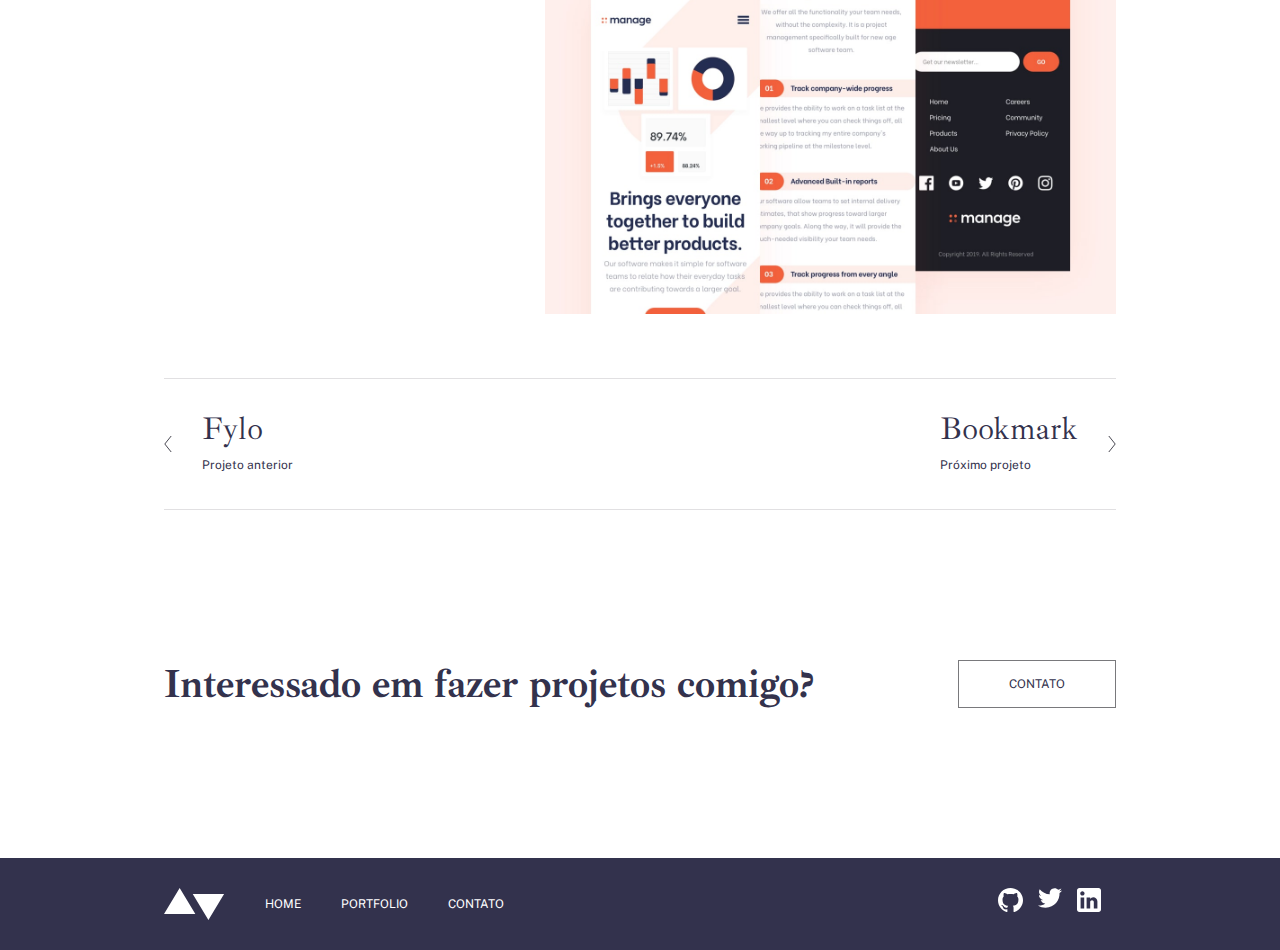
<file: pages/portfolio/portifolioPages/index-manage.html>
<!DOCTYPE html>
<html lang="pt">

<head>
    <meta charset="UTF-8">
    <meta name="viewport" content="width=device-width, initial-scale=1.0">
    <link href="../../../css/global.css" rel="stylesheet">
    <link href="style.css" rel="stylesheet">
    <link rel="preconnect" href="https://fonts.googleapis.com">
    <link rel="preconnect" href="https://fonts.gstatic.com" crossorigin>
    <link
        href="https://fonts.googleapis.com/css2?family=Ibarra+Real+Nova:ital,wght@0,400;0,500;0,600;0,700;1,400;1,500;1,600;1,700&family=Public+Sans:ital,wght@0,100;0,200;0,300;0,400;0,500;0,600;0,700;0,800;0,900;1,100;1,200;1,300;1,400;1,500;1,600;1,700;1,800;1,900&display=swap"
        rel="stylesheet">
    <title>Portfolio</title>
</head>

<body>
    <div class="body">

        <header class="header row justify-between">
            <img src="../../../assets/logo-dark.svg">
            <ul class="header__ul row">
                <li ><a class="header__li__a" href="../../../pages/home/index.html">HOME</a></li>
                <li ><a a class="atualPage" href="../portfolio/index.html" >PORTFOLIO</a></li>
                <li><a a class="header__li__a a__last" href="../../contato/index.html" >CONTATO</a></li>
            </ul>
        </header>

        <img class = "imgPrincipal" src="../../../assets/portfolio/manage/image-manage-hero.jpg"> 

        <div class="review row">
            <div class="manageText column justify-center">
                <h2 class="manageText__h2">Manage</h2>
                <p class="manageText__p pMenor">Esse projeto me fez criar uma landing page responsiza de acordo com o design que recebi. Usei HTML5, CSS Grid e JavaScript para as áreas interativas, como o slider de testimoniais.</p>
                <p class = "manageText__pGreen">Interaction Design / Front End Development<br><br>HTML / CSS / JS</p>
                <button class="buttonWhite">VISITAR</button>
            </div>

            <div class="project column">
                <h3 class="project__h3">Projeto</h3>
                <p class="project__p pMenor">Este projeto foi um desafio de front-end do Frontend Mentor.  É uma plataforma que te faz práticar construindo websites  a partir de um design e casos de usuário. Cada desafio contém designs mobile e desktop para ilustrar como o website seria em diferentes tamanhos de tela. Criar esses projetos me ajudou a refinar meu fluxo de trabalho e resolver problemas de código da vida real. Eu aprendi algo novo com cada projeto, me ajudando a melhorar e adaptar meu estilo.</p>
                <h3 class="project__h3">Previews Estáticos</h3>
                <img class = "project__img1" src="../../../assets/portfolio/manage/image-manage-preview-1.jpg">
                <img class = "project__img2" src="../../../assets/portfolio/manage/image-manage-preview-2.jpg">
            </div>

        </div>

            <div class="previewNext row align-center justify-between">
                <a href="index-fylo.html" class="previewNextButton row align-center">
                    <img class = "preview__img" src="../../../assets/icons/arrow-left.svg">
                    <div class= "previewText">
                        <h3 class="preview__h3">Fylo</h3>
                        <p class="preview__p">Projeto anterior</p>
                    </div>
                </a>

                <a href="index-bookmark.html" class="previewNextButton row align-center">
                    <div class= "previewText">
                        <h3 class="preview__h3">Bookmark</h3>
                        <p class="preview__p">Próximo projeto</p>
                    </div>
                    <img class = "preview__img marginL" src="../../../assets/icons/arrow-right.svg">
                </a>

                
            </div>



        <div class="footer__call row justify-between align-center">
            <h2 class="footer__h2">Interessado em fazer projetos comigo?</h2>
            <a  href="../../contato/index.html"><button class="footer__button buttonWhite">CONTATO</button></a>
        </div>

    </div>

    <footer class = "footer row justify-between">
        <div class="footer__liLogo row align-center">
            <img class="footer__logo" src="../../../assets/logo-light.svg">
            <ul class="footer__ul row">
                <li class="footer__li"><a class="footer__li-a" href="../../../pages/home/index.html">HOME</a></li>
                <li class="footer__li"><a a class="footer__li-a" href="../portfolio/index.html" >PORTFOLIO</a></li>
                <li class="footer__li"><a a class="footer__li-a" href="../../contato/index.html" >CONTATO</a></li>
            </ul>
        </div>

        <div class="footer__socialMedias row">
            <a href="https:github.com"><img class = "footer__icon" src="../../../assets/icons/github-light.svg" alt="Git"></a>
            <a href="https:twitter.com"><img class = "footer__icon" src="../../../assets/icons/twitter-light.svg" alt="twitter"></a>
            <a href="https:linkedin.com"><img class = "footer__icon" src="../../../assets/icons/linkedin-light.svg" alt="Linkedin"></a>
        </div>

    </footer>

</body>
</file>
<file: css/global.css>
* {
  border: none;
  margin: 0px;
  padding: 0px;
  box-sizing: border-box;

  text-decoration: none;
  list-style: none;
  
}
* 

body{
    width: 100vw;
}

.body {
  padding: 64px 164px 0 164px;
  width: 100vw;
}

/* PreSets Flexbox */
.row {
  display: flex;
  flex-direction: row;
}
.column {
  display: flex;
  flex-direction: column;
}
.justify-center {
  justify-content: center;
}
.justify-between {
  justify-content: space-between;
}
.align-center {
  align-items: center;
}
.text-center {
  text-align: center;
}

/* Presets borders */
.noMargin{
  margin-right: 0;
}

/*Presets Elements/fonts*/
p,
li,
button{
  font-family: "Public Sans", sans-serif;
  color: #33324d;
  line-height: 30px;
}
h1,
h2,
h3 {
  font-family: "Ibarra Real Nova", serif;
  color: #33324d;
}

h1 {
  font-size: 50px;
  line-height: 50px;
  font-style: normal;
  font-weight: bold;
}
h2 {
  font-size: 40px;
  line-height: 42px;
  font-style: normal;
  font-weight: bold;
}
h3 {
  font-size: 32px;
  line-height: 42px;
  font-style: normal;
  font-weight: normal;
}
a{
  font-style: normal;
  font-weight: normal;
  font-size: 12px;
}
li,
button {
  font-size: 12px;
  line-height: 14px;
}
button{
  cursor: pointer;
}

.pMenor {
  font-size: 15px;
  font-family: "Public Sans", sans-serif;
  color: #33324d;
  line-height: 30px;
}

.pMaior {
  font-size: 16px;
  font-family: "Public Sans", sans-serif;
  color: #33324d;
  line-height: 30px;
}

/* Header global */
.header {
  padding-bottom: 65px;
}
.header__li__a {
  margin-right: 40px;
  color:#33323D;
}

.atualPage{
  color:#5FB4A2;
  margin-right: 40px;
}
.a__last{
  margin-right: 0;
}

/* Footer global*/

.footer__call {
    margin: 150px 0px;
  }
 
  
.footer {
  width: 100vw;
  background-color: #33324d;
  padding: 30px 164px 30px 164px;
}

.footer__li-a{
  color: white;
  margin-right: 40px;
}

.footer__logo{
    margin-right: 40px;
}

.footer__icon{
    margin-right: 15px;
    cursor: pointer;
}


/* button global */

.buttonWhite{
    background-color: white;

    height: 48px;
    border: 0.5px solid #79797c;
}
.buttonWhite:hover{
  background-color: #33323D;
  color: white;
}
.buttonBlue{
    color: white;
    background-color: #203A4C;
    height: 48px;
}
.buttonBlue:hover{
  background-color: #5FB4A2;
}
.footer__button{
  padding: 10px 50px;
}
</file>
<file: pages/contato/style.css>
.textBox{
    width: 60%;
}
.textInformation{
    padding: 48px 0px;

    border-color: rgba(51,50,61, 0.15);
    border-top-width: 0.1px ;
    border-top-style:  solid;
}
.textInformation__p{
    padding-bottom: 54px;
}

.actionBox{
    padding-top: 48px;
    margin-bottom: 109px;

    border-color: rgba(51,50,61, 0.15);
    border-top-width: 0.1px ;
    border-top-style:  solid;
}
.actionBox__inputs{
    width: 60%;
}
label{
    margin-bottom: 10px;
    font-weight: 700;
}
input{
    background: #33323D;
    mix-blend-mode: normal;
    opacity: 0.1;
    height: 48px;

    margin-bottom: 25px;
}
.higherInput{
    height: 96px;
}
</file>
<file: pages/home/style.css>
.introducaoBackGround{
    display: flex;
    background-image: url("../../assets/home/image-homepage-hero.jpg");
    background-position: center;
    background-repeat: no-repeat;
    background-size: cover;

    width: 100%;
    height: 600px;

    justify-content: flex-start;
    align-items: flex-end;

    margin-bottom: 150px;
}

.introducao{
    width: 445px;
    background-color: white;
}
.introducao__h1{
    padding: 56px 28px 53px 28px;
}
.introducao__button{
    background-color: #203A4C;
    width: 220px;
}
.introducao__button-icon{
    cursor: pointer;
    background-color: rgba(0,0,0,0.1);
    width: 70px;
    align-items: center;
    justify-content: center;
}
.introducao__button-icon svg{
    width: 45%;
    height: auto;
}
.introducao__button-button{
    width: 100%;
    padding: 15px 50px;
    color: white;
    height: 48px;
    background: 0;
}

.introducao__button:hover{
    background-color: #5FB4A2;
}
.introducao__button:hover .introducao__svg{
    stroke:white;
}



.aboutMe{
    height: 601px;
}
.aboutMe__img{
    width: 35vw;
}
.aboutMe__textBox{
    margin-left: 110px;
    border-color: rgba(51,50,61, 0.15);
    border-top-width: 0.1px ;
    border-bottom-width:0.1px ;
    border-top-style:  solid;
    border-bottom-style: solid;
}
.aboutMe__h2{
    margin-bottom: 28px;
}
.aboutMe__p{
    opacity: 0.8;
}
.aboutMe__a-button{
    align-self: center;
}
.aboutMe__button{
    margin-top: 26px;
    align-self: center;
    padding: 17px 30px;
}
</file>
<file: pages/portfolio/style.css>
.portifolio__img{
    width: 52.64%;
}
.portifolio__textBox{
    padding: 50px 0px;
    width: auto;
    margin-left: 110px;
    justify-content: space-around;

    border-color: rgba(51,50,61, 0.15);
    border-top-width: 0.1px ;
    border-bottom-width:0.1px ;
    border-top-style:  solid;
    border-bottom-style: solid;
}
.textBox-marginL{
    margin-left: 0;
    margin-right: 110px;
}
.buttonWhite{
    margin-top: -10px;
    width: 200px;
}
.portfolio{
margin-bottom: 80px;
padding: 0 36px;
}
.footer__call{
    padding: 0 36px;
}
</file>
<file: pages/portfolio/portifolioPages/style.css>
.imgPrincipal{
    width: 100%;
    height: 500px;
    margin-bottom: 115px;
}
.manageText__h2, .project__h3, .manageText__p, .project__img1, .project__p, .manageText__pGreen{
    margin-bottom: 30px;
}
.manageText{
    height: 540px ;

    border-color: rgba(51,50,61, 0.15);
    border-top-width: 0.1px ;
    border-bottom-width:0.1px ;
    border-top-style:  solid;
    border-bottom-style: solid;
}
.pMenor{
    opacity: 80%;
}
.manageText__pGreen{
    color: #5FB4A2;
}
.project{
    width: 60%;
    margin-left: 110px;
}
.previewNext{
    margin-top: 64px;
    height: 132px;
    border-color: rgba(51,50,61, 0.15);
    border-top-width: 0.1px ;
    border-bottom-width:0.1px ;
    border-top-style:  solid;
    border-bottom-style: solid;
}
.previewNextButton{
    cursor: pointer;
}

.preview__img{
    width: 8px;
    height: 16px;
    margin-right: 30px;
}
.marginL{
    margin-right: 0px;
    margin-left: 30px;
}
</file>
